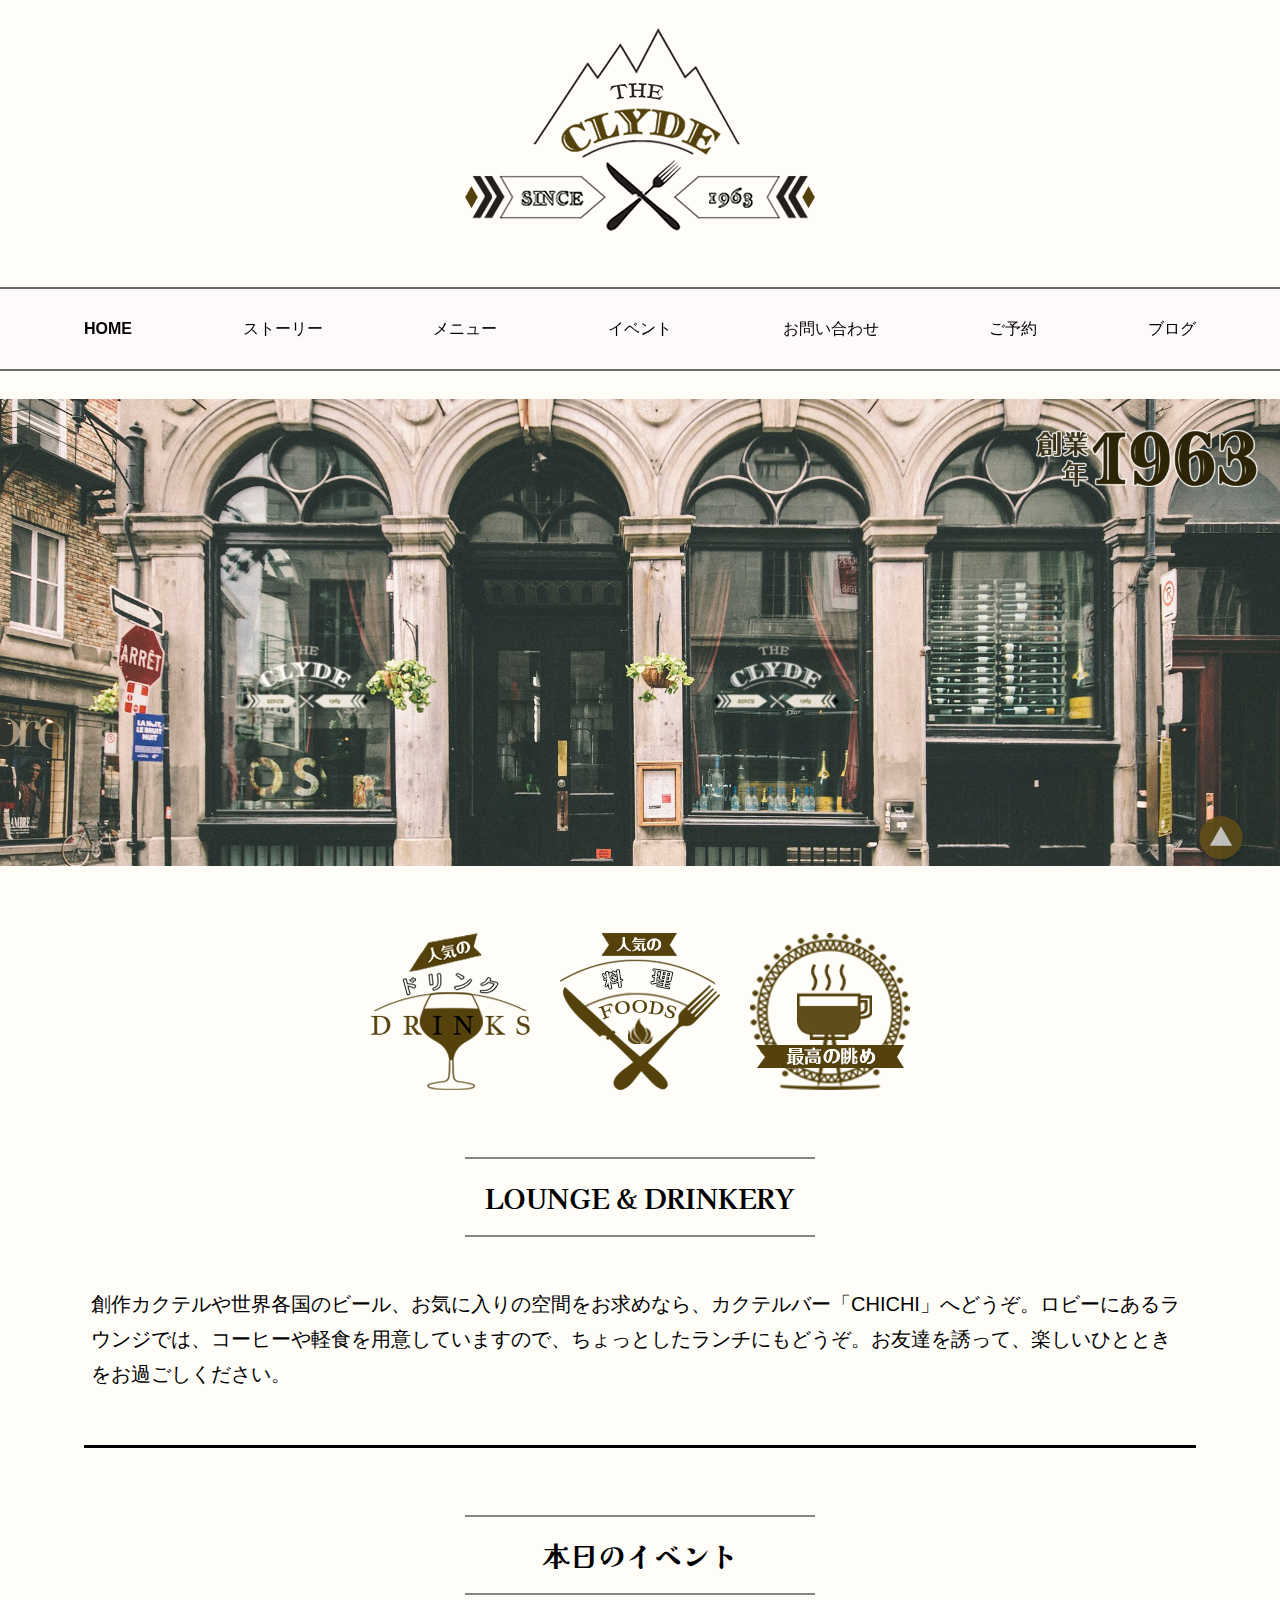
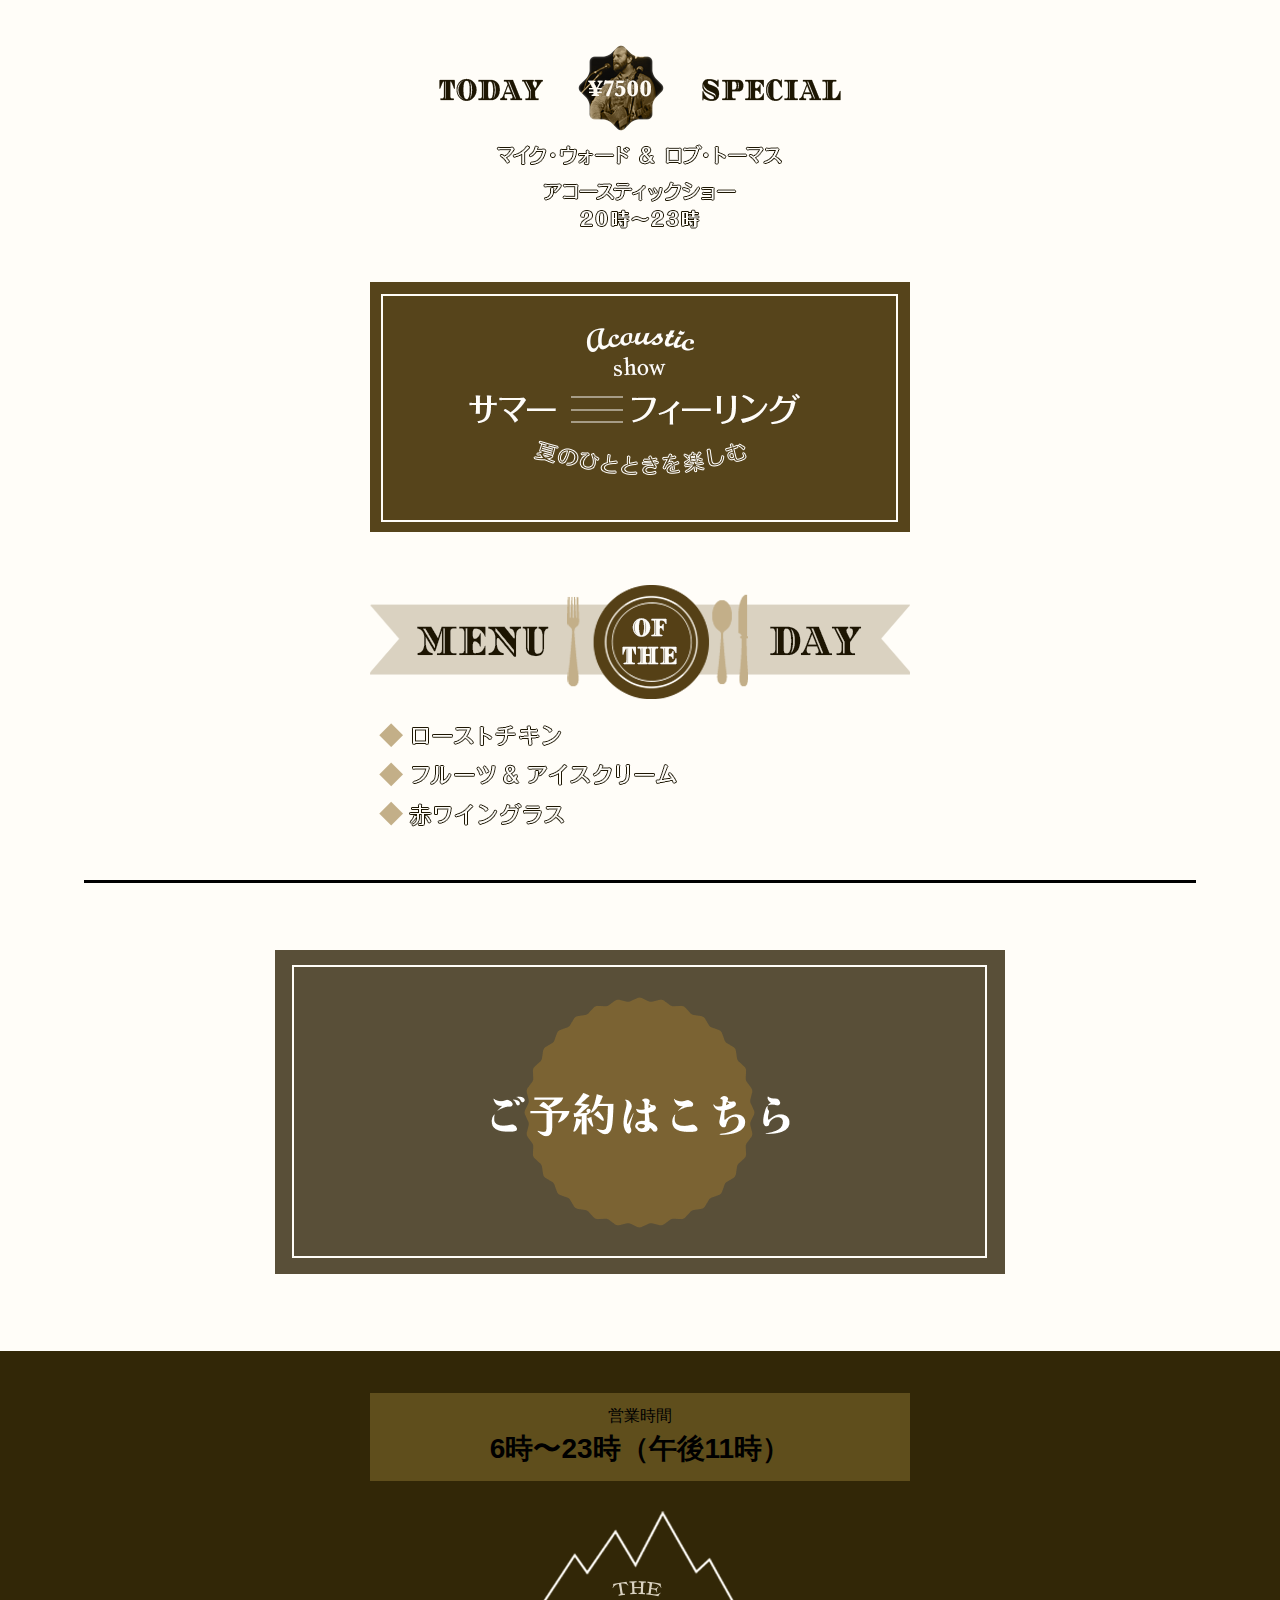
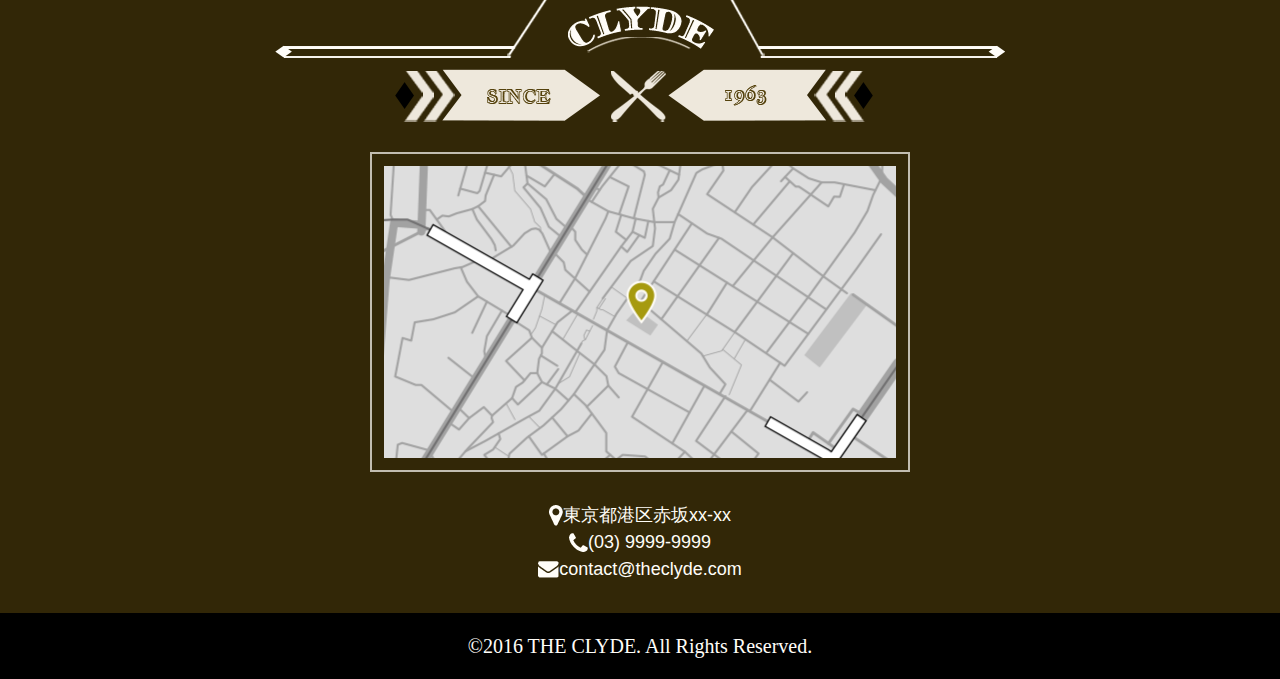
<file: index.html>
<!DOCTYPE html>
<html lang="ja">
<head>
    <meta charset="UTF-8">
    <meta name="viewport" content="width=device-width,initial-scale=1.0">
    <title>CLYDE</title>
    <link rel="icon" href="favicon.png" type="image/png">
    <link rel="apple-touch-icon" href="favicon.png">
    <link rel="stylesheet" href="css/reset.css">
    <link rel="stylesheet" href="css/index.css">

</head>
<body id="top">
    <header>
        <h1><img src="img/logo.png" alt="logo"></h1>
    </header>
    <nav>
        <!-- メニューul-liリスト -->
        <ul>
            <li class="active"><a href="index.html">HOME</a></li>
            <li><a href="#">ストーリー</a></li>
            <li><a href="menu.html">メニュー</a></li>
            <li><a href="#">イベント</a></li>
            <li><a href="contact.html">お問い合わせ</a></li>
            <li><a href="#">ご予約</a></li>
            <li><a href="#">ブログ</a></li>
        </ul>
    </nav>
    <!-- メインビジュアル -->
    <p class="visual"><img src="img/main.png" alt="メインビジュアル"></p>
    <main>
        <section>
            <ul class="rogo">
                <li><img src="img/drinks.png" alt="drinks"></li>
                <li><img src="img/food.png" alt="foods"></li>
                <li><img src="img/view.png" alt="最高の眺め"></li>
            </ul>
            <h2>LOUNGE &amp; DRINKERY</h2>
            <p>創作カクテルや世界各国のビール、お気に入りの空間をお求めなら、カクテルバー「CHICHI」へどうぞ。ロビーにあるラウンジでは、コーヒーや軽食を用意していますので、ちょっとしたランチにもどうぞ。お友達を誘って、楽しいひとときをお過ごしください。</p>
        </section>
        <section>
            <h2> 本日のイベント</h2>
            <ul class="event">
                <li><img src="img/TodaySpecial.png" alt="TodaySpecial"></li>
                <li><img src="img/summerfeeling.png" alt="summerfeeling"></li>
                <li><img src="img/MenuoftheDay.png" alt="MenuoftheDay"></li>
            </ul>
        </section>
        <aside>
            <p><a href="#"><img src="img/reserve.png" alt="ご予約はこちら"></a></p>
        </aside>
    </main>
    <footer>
        <section>
            <h2>営業時間</h2>
            <p>6時〜23時（午後11時）</p>
        </section>
        <p class="theclyde"><img src="img/logo1.png" alt="theclyde"></p>
        <p class="theclyde"><img src="img/map.png" alt="theclyde"></p>
        <address>
            <img src="img/map_icon1.png" alt="map_icon1">東京都港区赤坂xx-xx<br>
            <img src="img/tel_icon1.png" alt="tel_icon1">(03) 9999-9999<br>
            <img src="img/email_icon1.png" alt="email_icon1">contact@theclyde.com<br>
        </address>
        <p class="pagetop"><a href="#top"><img src="img/pagetop.svg" width="50" height="50" alt="ページトップへ"></a></p>
        <p class="copy">
            <small>&copy;2016 THE CLYDE.
                <span>All Rights Reserved.</span>
            </small>
        </p>
    </footer>
</body>
</html>
</file>
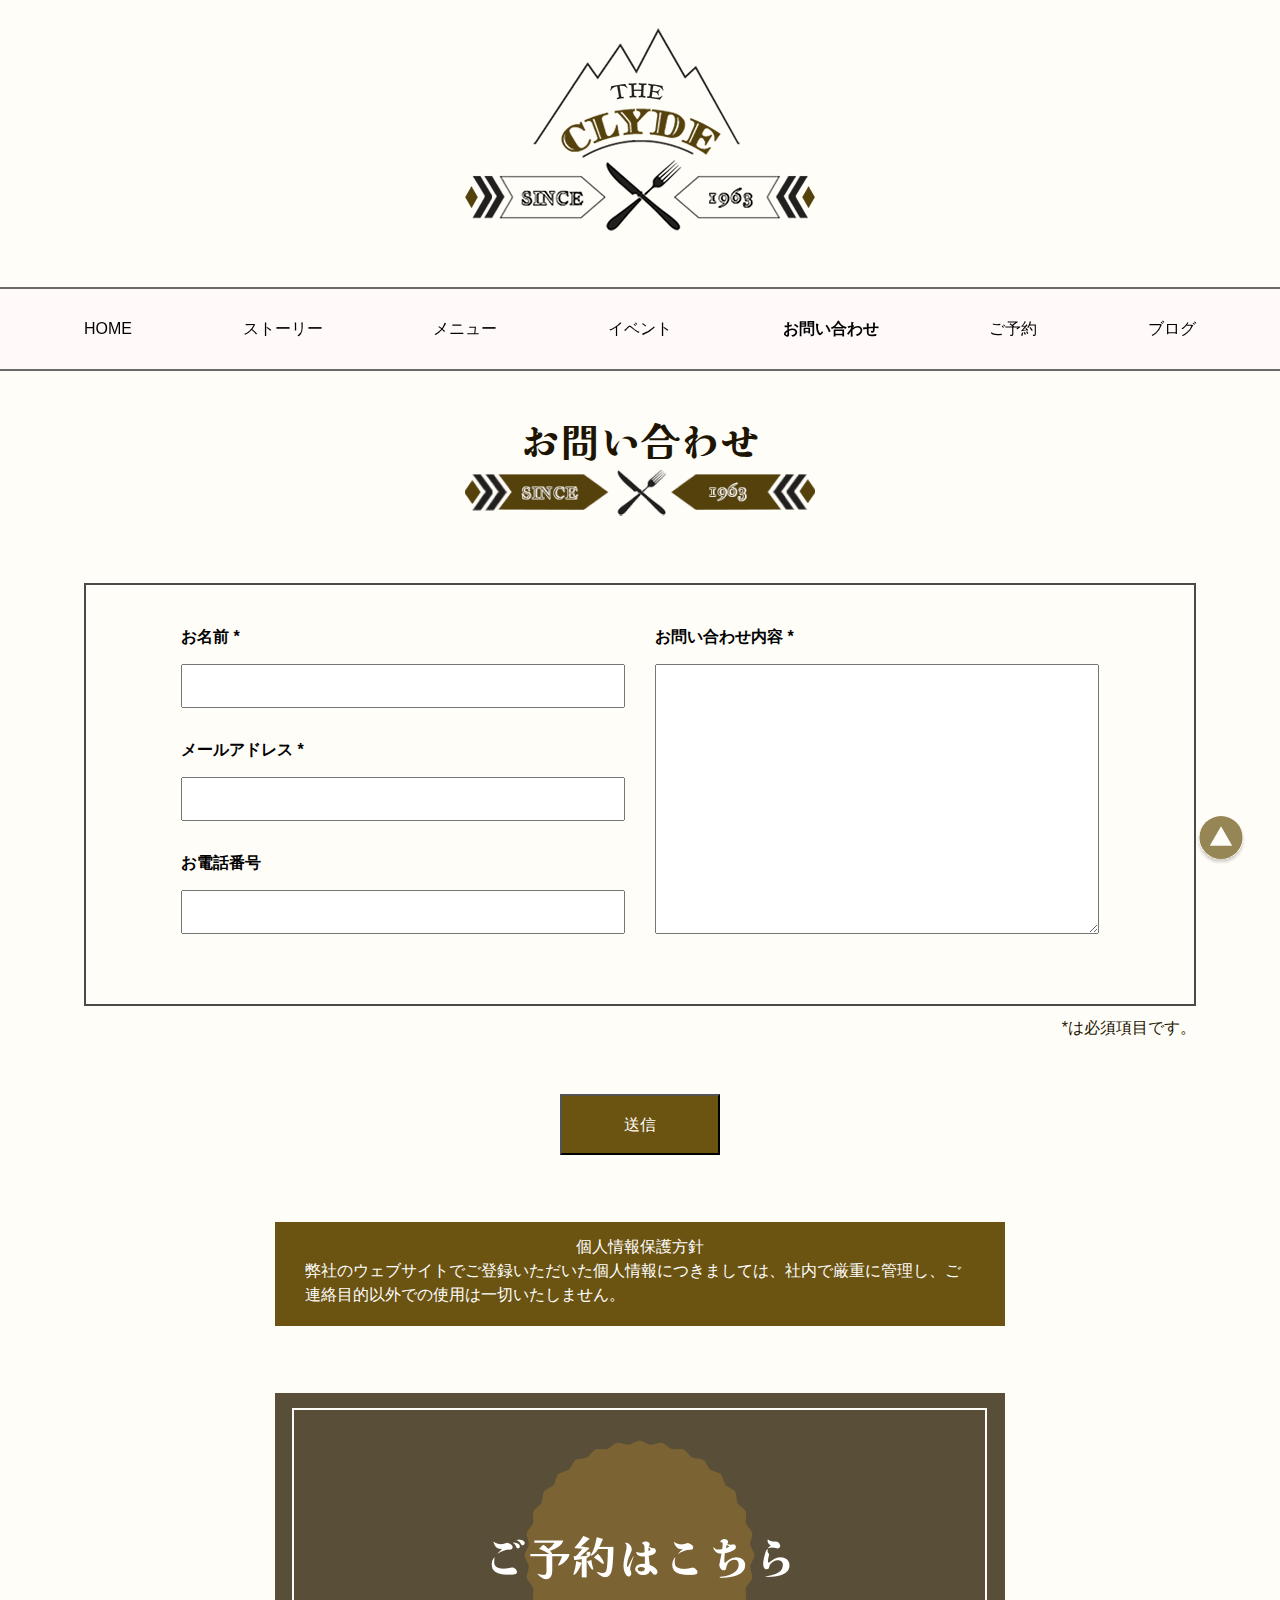
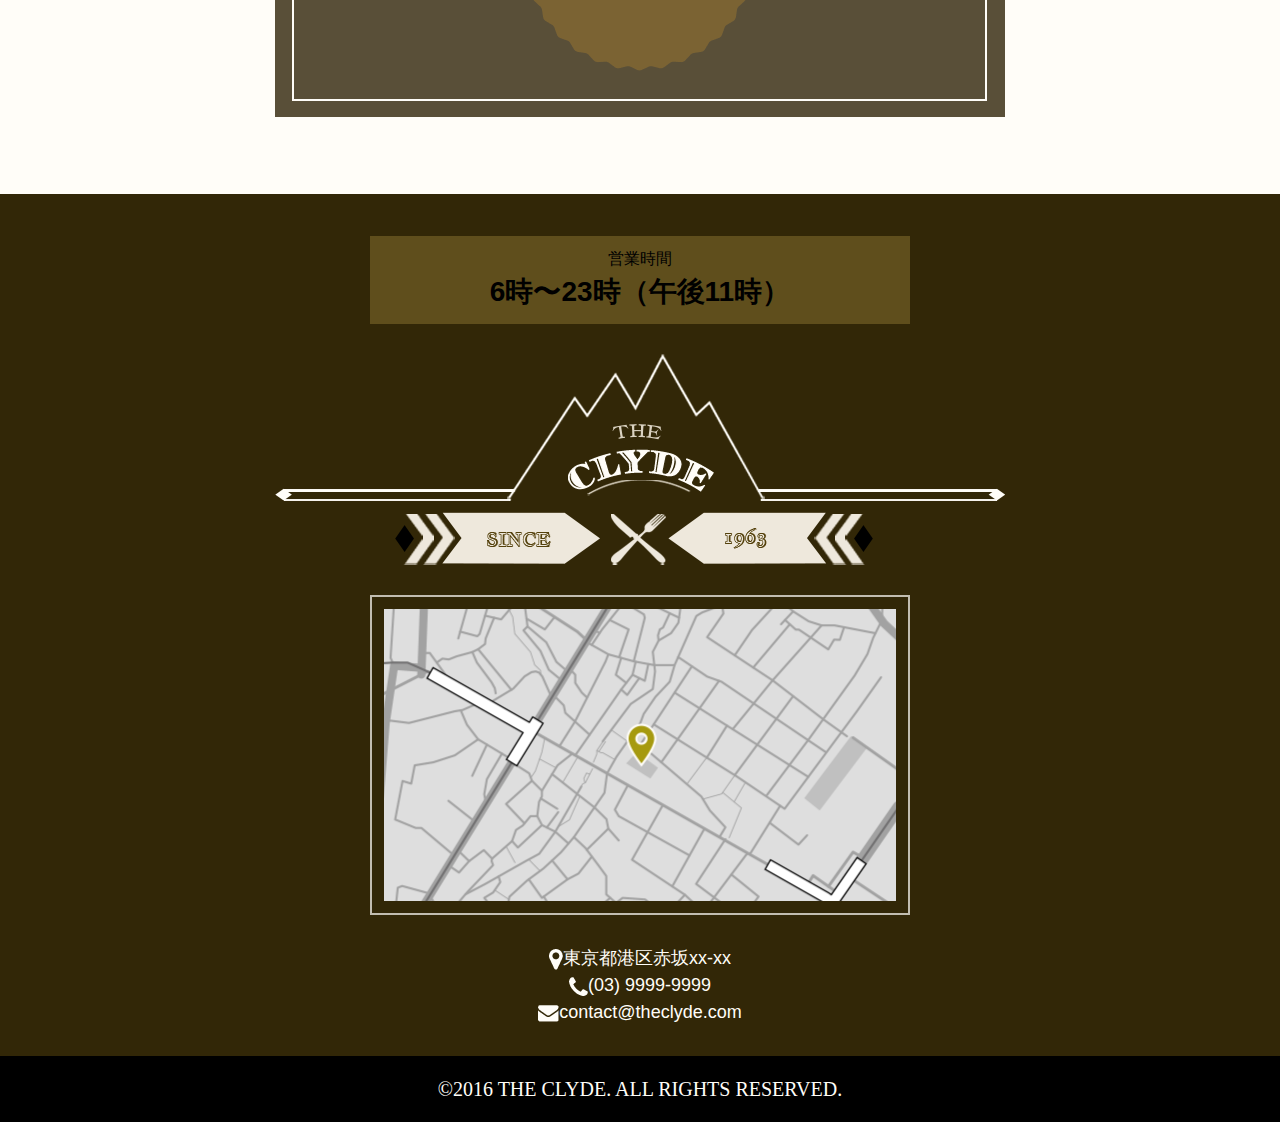
<file: contact.html>
<!DOCTYPE html>
<html lang="ja">
<head>
    <meta charset="UTF-8">
    <meta name="viewport" content="width=device-width,initial-scale=1.0">
    <title>お問い合わせ - CLYDE</title>
    <link rel="icon" href="favicon.png" type="image/png">
    <link rel="apple-touch-icon" href="favicon.png">
    <link rel="stylesheet" href="css/reset.css">
    <link rel="stylesheet" href="css/contact.css">

</head>
<body id="top">
    <header>
        <h1><img src="img/logo.png" alt="logo"></h1>
    </header>
    <nav>
        <!-- メニューul-liリスト -->
        <ul>
            <li><a href="index.html">HOME</a></li>
            <li><a href="#">ストーリー</a></li>
            <li><a href="menu.html">メニュー</a></li>
            <li><a href="#">イベント</a></li>
            <li class="active"><a href="contact.html">お問い合わせ</a></li>
            <li><a href="#">ご予約</a></li>
            <li><a href="#">ブログ</a></li>
        </ul>
    </nav>
    <main>
        <article>
            <h1>お問い合わせ</h1>
            <form action="#" method="post">
                <div class="form">
                    <div class="text">
                        <fieldset>
                            <legend>お名前 *</legend>
                            <p><input type="text" required></p>
                        </fieldset>
                        <fieldset>
                            <legend>メールアドレス *</legend>
                            <p><input type="email" required></p>
                        </fieldset>
                        <fieldset>
                            <legend>お電話番号</legend>
                            <p><input type="tell"></p>
                        </fieldset>
                    </div>
                    <div class="textarea">
                        <fieldset>
                            <legend>お問い合わせ内容 *</legend>
                            <p><textarea required></textarea></p>
                        </fieldset>
                    </div>
                </div>
                <p class="required">*は必須項目です。</p>
                <p><button>送信</button></p>
                <div class="information">
                    <p>個人情報保護方針</p>
                    <p class="info">弊社のウェブサイトでご登録いただいた個人情報につきましては、社内で厳重に管理し、ご連絡目的以外での使用は一切いたしません。</p>
                </div>
            </form>

        </article>
        <!-- 共通 -->
        <aside>
            <p><a href="#"><img src="img/reserve.png" alt="ご予約はこちら"></a></p>
        </aside>
    </main>
    <footer>
        <section>
            <h2>営業時間</h2>
            <p>6時〜23時（午後11時）</p>
        </section>
        <p class="theclyde"><img src="img/logo1.png" alt="theclyde"></p>
        <p class="theclyde"><img src="img/map.png" alt="theclyde"></p>
        <address>
            <img src="img/map_icon1.png" alt="map_icon1">東京都港区赤坂xx-xx<br>
            <img src="img/tel_icon1.png" alt="tel_icon1">(03) 9999-9999<br>
            <img src="img/email_icon1.png" alt="email_icon1">contact@theclyde.com<br>
        </address>
        <p class="pagetop"><a href="#top"><img src="img/pagetop.svg" width="50" height="50" alt="ページトップへ"></a></p>
        <p class="copy">
            <small>
                &copy;2016 THE CLYDE.
                <span>ALL RIGHTS RESERVED.</span>
            </small>
        </p>
    </footer>
</body>
</html>
</file>
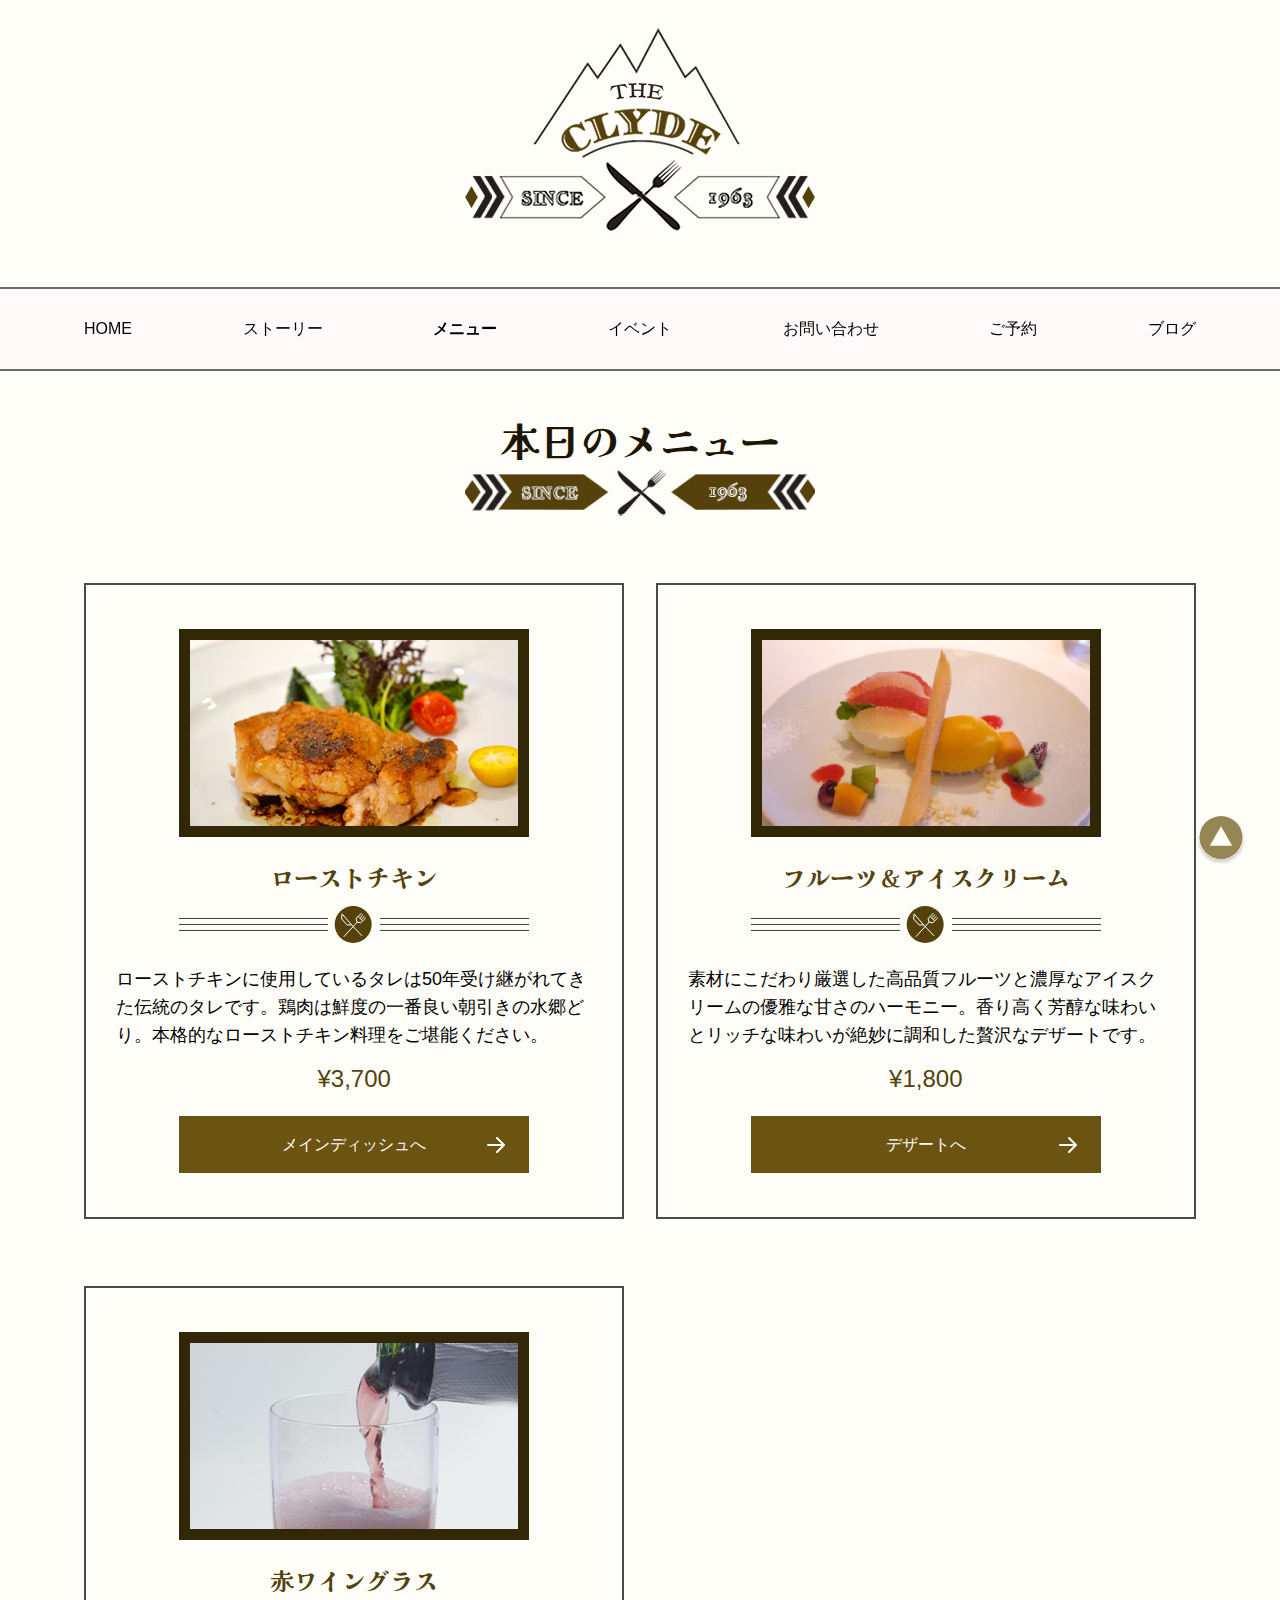
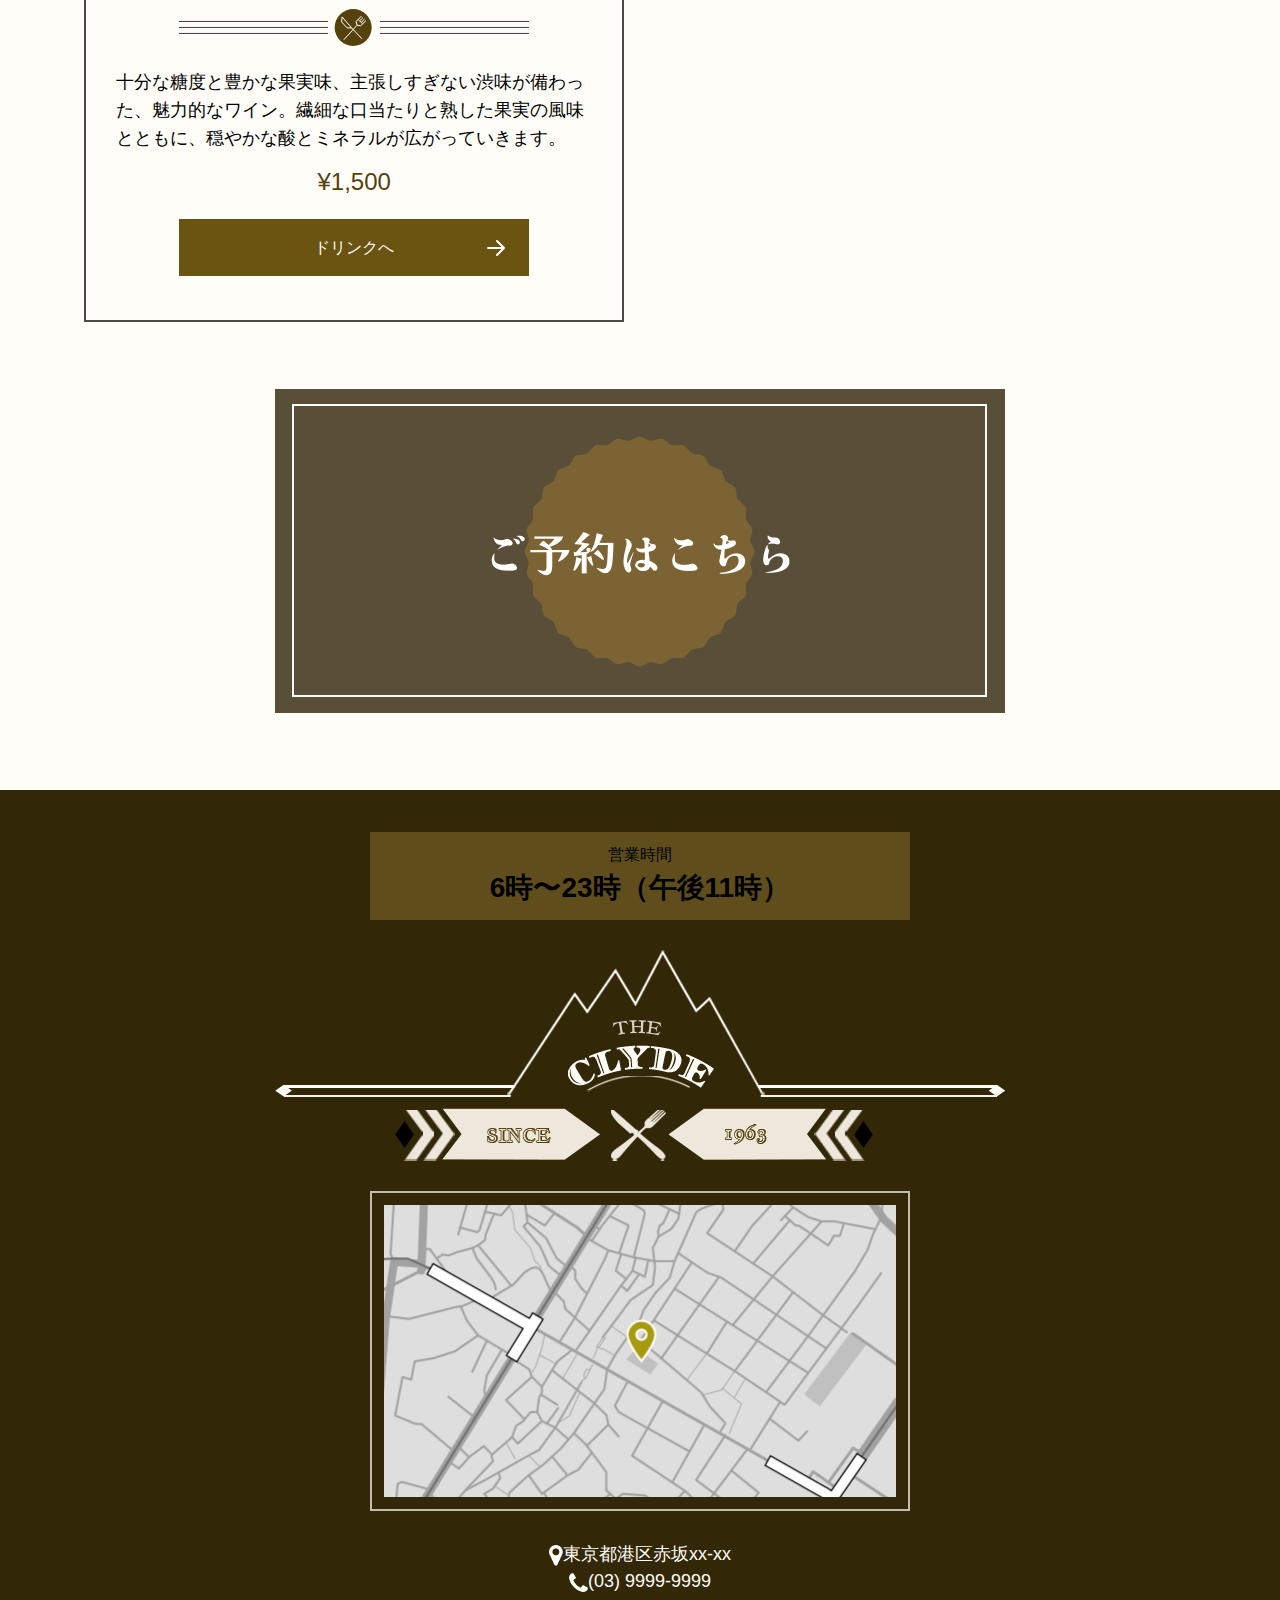
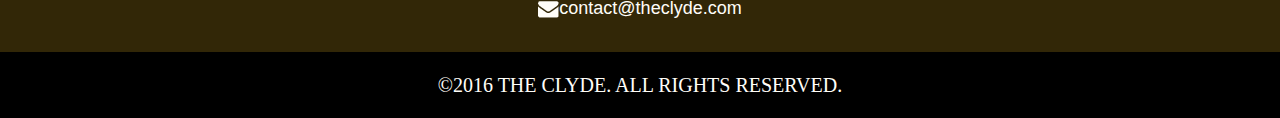
<file: menu.html>
<!DOCTYPE html>
<html lang="ja">
<head>
    <meta charset="UTF-8">
    <meta name="viewport" content="width=device-width,initial-scale=1.0">
    <title>CLYDE</title>
    <link rel="icon" href="favicon.png" type="image/png">
    <link rel="apple-touch-icon" href="favicon.png">
    <link rel="stylesheet" href="css/reset.css">
    <link rel="stylesheet" href="css/menu.css">

</head>
<body id="top">
    <header>
        <h1><img src="img/logo.png" alt="logo"></h1>
    </header>
    <nav>
        <!-- メニューul-liリスト -->
        <ul>
            <li><a href="index.html">HOME</a></li>
            <li><a href="#">ストーリー</a></li>
            <li class="active"><a href="menu.html">メニュー</a></li>
            <li><a href="#">イベント</a></li>
            <li><a href="contact.html">お問い合わせ</a></li>
            <li><a href="#">ご予約</a></li>
            <li><a href="#">ブログ</a></li>
        </ul>
    </nav>
    <main>
        <article>
            <h1>本日のメニュー</h1>
            <div class="list">
                <section>
                    <p class="foods"><img src="img/chicken.png" alt=""></p>
                    <h2>ローストチキン</h2>

                    <p class="text">ローストチキンに使用しているタレは50年受け継がれてきた伝統のタレです。鶏肉は鮮度の一番良い朝引きの水郷どり。本格的なローストチキン料理をご堪能ください。
                    </p>
                    <p class="yen">&yen;3,700</p>
                    <p class="link"><a href="menu.html">メインディッシュへ</a>
                    </p>
                </section>
                <section>
                    <p class="foods"><img src="img/fruitice.png" alt=""></p>
                    <h2>フルーツ＆アイスクリーム</h2>

                    <p class="text">素材にこだわり厳選した高品質フルーツと濃厚なアイスクリームの優雅な甘さのハーモニー。香り高く芳醇な味わいとリッチな味わいが絶妙に調和した贅沢なデザートです。
                    </p>
                    <p class="yen">&yen;1,800</p>
                    <p class="link"><a href="menu.html">デザートへ</a></p>
                </section>
                <section>
                    <p class="foods"><img src="img/wine.png" alt=""></p>
                    <h2>赤ワイングラス</h2>

                    <p class="text">十分な糖度と豊かな果実味、主張しすぎない渋味が備わった、魅力的なワイン。繊細な口当たりと熟した果実の風味とともに、穏やかな酸とミネラルが広がっていきます。</p>
                    <p class="yen">&yen;1,500</p>
                    <p class="link"><a href="menu.html">ドリンクへ
                        </a></p>
                </section>
            </div>
        </article>
        <!-- 共通 -->
        <aside>
            <p><a href="#"><img src="img/reserve.png" alt="ご予約はこちら"></a></p>
        </aside>
    </main>
    <footer>
        <section>
            <h2>営業時間</h2>
            <p>6時〜23時（午後11時）</p>
        </section>
        <p class="theclyde"><img src="img/logo1.png" alt="theclyde"></p>
        <p class="theclyde"><img src="img/map.png" alt="theclyde"></p>
        <address>
            <img src="img/map_icon1.png" alt="map_icon1">東京都港区赤坂xx-xx<br>
            <img src="img/tel_icon1.png" alt="tel_icon1">(03) 9999-9999<br>
            <img src="img/email_icon1.png" alt="email_icon1">contact@theclyde.com<br>
        </address>
        <p class="pagetop"><a href="#top"><img src="img/pagetop.svg" width="50" height="50" alt="ページトップへ"></a></p>
        <p class="copy">
            <small>
                &copy;2016 THE CLYDE.
                <span>ALL RIGHTS RESERVED.</span>
            </small>
        </p>
    </footer>
</body>
</html>
</file>
<file: css/index.css>
@import url(common.css);
main section {
  margin-bottom: 67px;
}
main section ul.rogo {
  padding-bottom: 67px;
}

/* 全体につける */
main section ul.rogo {
  display: flex;
  justify-content: center;
  gap: 30px;
}

main section h2 {
  max-width: 350px;
  margin-left: auto;
  margin-right: auto;
  font-size: 28px;
  padding-top: 17px;
  padding-bottom: 17px;
  font-weight: bold;
  border-top: 2px solid #868686;
  border-bottom: 2px solid #868686;
  margin-bottom: 50px;
}

main section p {
  line-height: 35px;
  font-size: 20px;
  text-align: left;
  padding-left: 7px;
  padding-right: 7px;
  border-bottom: 3px solid #000;
  padding-bottom: 53px;
}

main section ul.event {
  border-bottom: 3px solid #000;
}

main section ul.event li {
  padding-bottom: 53px;
}

@media (max-width: 767px) {
  p.visual img {
    height: 300px;
    object-fit: cover;
    object-position: right;
  }
}
</file>
<file: css/contact.css>
@import url(common.css);

main div.form {
  display: flex;
  border: 2px solid #4a4a4a;
  text-align: left;
  gap: 30px;
  padding-left: 95px;
  padding-right: 95px;
  padding-top: 40px;
  padding-bottom: 40px;
}

main div.text {
  flex: 1;
}
main div.textarea {
  flex: 1;
}
/* 太字 */
main div.form legend {
  font-weight: bold;
  padding-bottom: 15px;
}

/* アウトラインなし */
main input[type="text"],
main input[type="email"],
main input[type="tell"],
main textarea {
  width: 100%;
  outline: none;
  height: 44px;
}

main div.text fieldset {
  margin-bottom: 30px;
}
main textarea {
  height: 270px;
  resize: vertical;
}

/* 必須項目 */
main form p.required {
  text-align: right;
  color: #1d1502;
  padding-top: 10px;
}
/* 送信ボタン */
main form button {
  padding: 16.5px 62px 16.5px 62px;
  background: #6b5311;
  cursor: pointer;
  color: #fffdf8;
  margin-top: 54px;
  margin-bottom: 67px;
}

main form button:hover {
  opacity: 0.7;
}

/* 個人情報 */
main form div.information {
  max-width: 730px;
  font-size: 16px;
  background: #6b5311;
  color: #ffffff;
  padding-top: 13px;
  padding-bottom: 6px;
  margin-bottom: 67px;
  margin-left: auto;
  margin-right: auto;
}

main form p.info {
  text-align: left;
  padding-bottom: 13px;
  padding-left: 30px;
  padding-right: 30px;
}

/* レスポンシブ */
@media (max-width: 991px) {
  main form {
    width: unset;
  }
}
/* スマホ*/
@media (max-width: 767px) {
  main div.form {
    display: block;
    padding-left: 30px;
    padding-right: 30px;
    padding-top: 40px;
    padding-bottom: 40px;
  }
}
</file>
<file: css/menu.css>
@import url(common.css);

a {
  color: inherit;
  text-decoration: none;
}

main div.list {
  display: flex;
  flex-wrap: wrap;
  justify-content: space-between;
}
/* セクションの書式余白 */
main article section {
  /* 540px/1110px=48.6 */
  flex-basis: 48.6%;
  margin-bottom: 67px;
  padding-left: 30px;
  padding-right: 30px;
  border: 2px solid #4a4a4a;
}

/* セクション料理画像 */
main article section p.foods {
  margin-top: 44px;
  margin-bottom: 22px;
}

/* セクションタイトルと背景 */
main article section h2 {
  color: #54410c;
  font-size: 24px;
  font-weight: bold;
  background-image: url(../img/line.svg);
  background-repeat: no-repeat;
  background-position: center bottom;
  /* background-color: aqua; */
  height: 84px;
}

/* 料理の説明 */
main article section .text {
  line-height: 28px;
  font-size: 18px;
  text-align: left;
  margin-top: 22px;
  margin-bottom: 12px;
}

/* 値段 */
main article section p.yen {
  color: #54410c;
  font-size: 24px;
  margin-bottom: 19px;
}

/* ボタン書式 */
main article section p.link a {
  background-color: #6b5311;
  color: #fffdf8;
  padding: 16.5px 0;
  /* display: inline-block; */
  display: block;
  max-width: 350px;
  margin: 0 auto;
  background-image: url(../img/Vector.svg);
  background-repeat: no-repeat;
  background-position: right 24px center;
  margin-bottom: 44px;
}

/* ホバー */
main article section p.link a:hover {
  opacity: 0.7;
}

/* レスポンシブ */
@media (max-width: 991px) {
  main div.list {
    display: block;
  }
}
</file>
